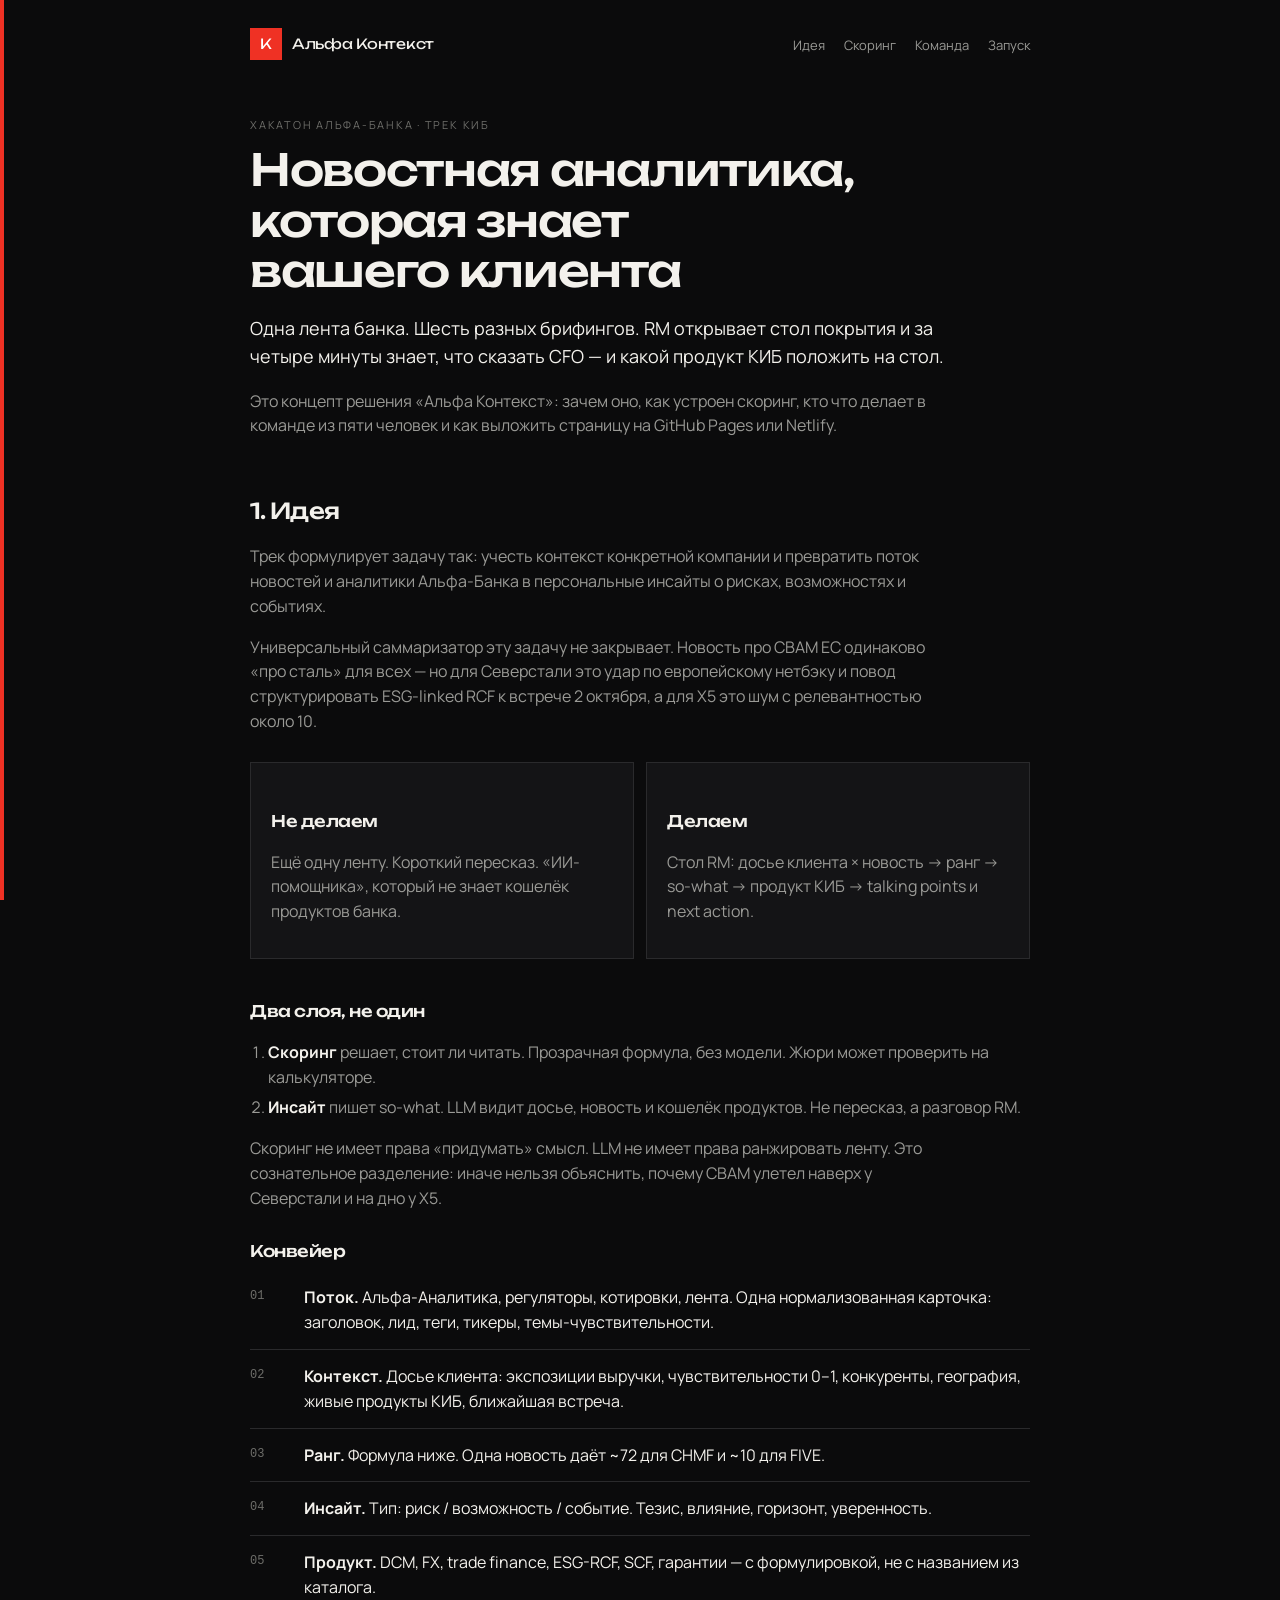
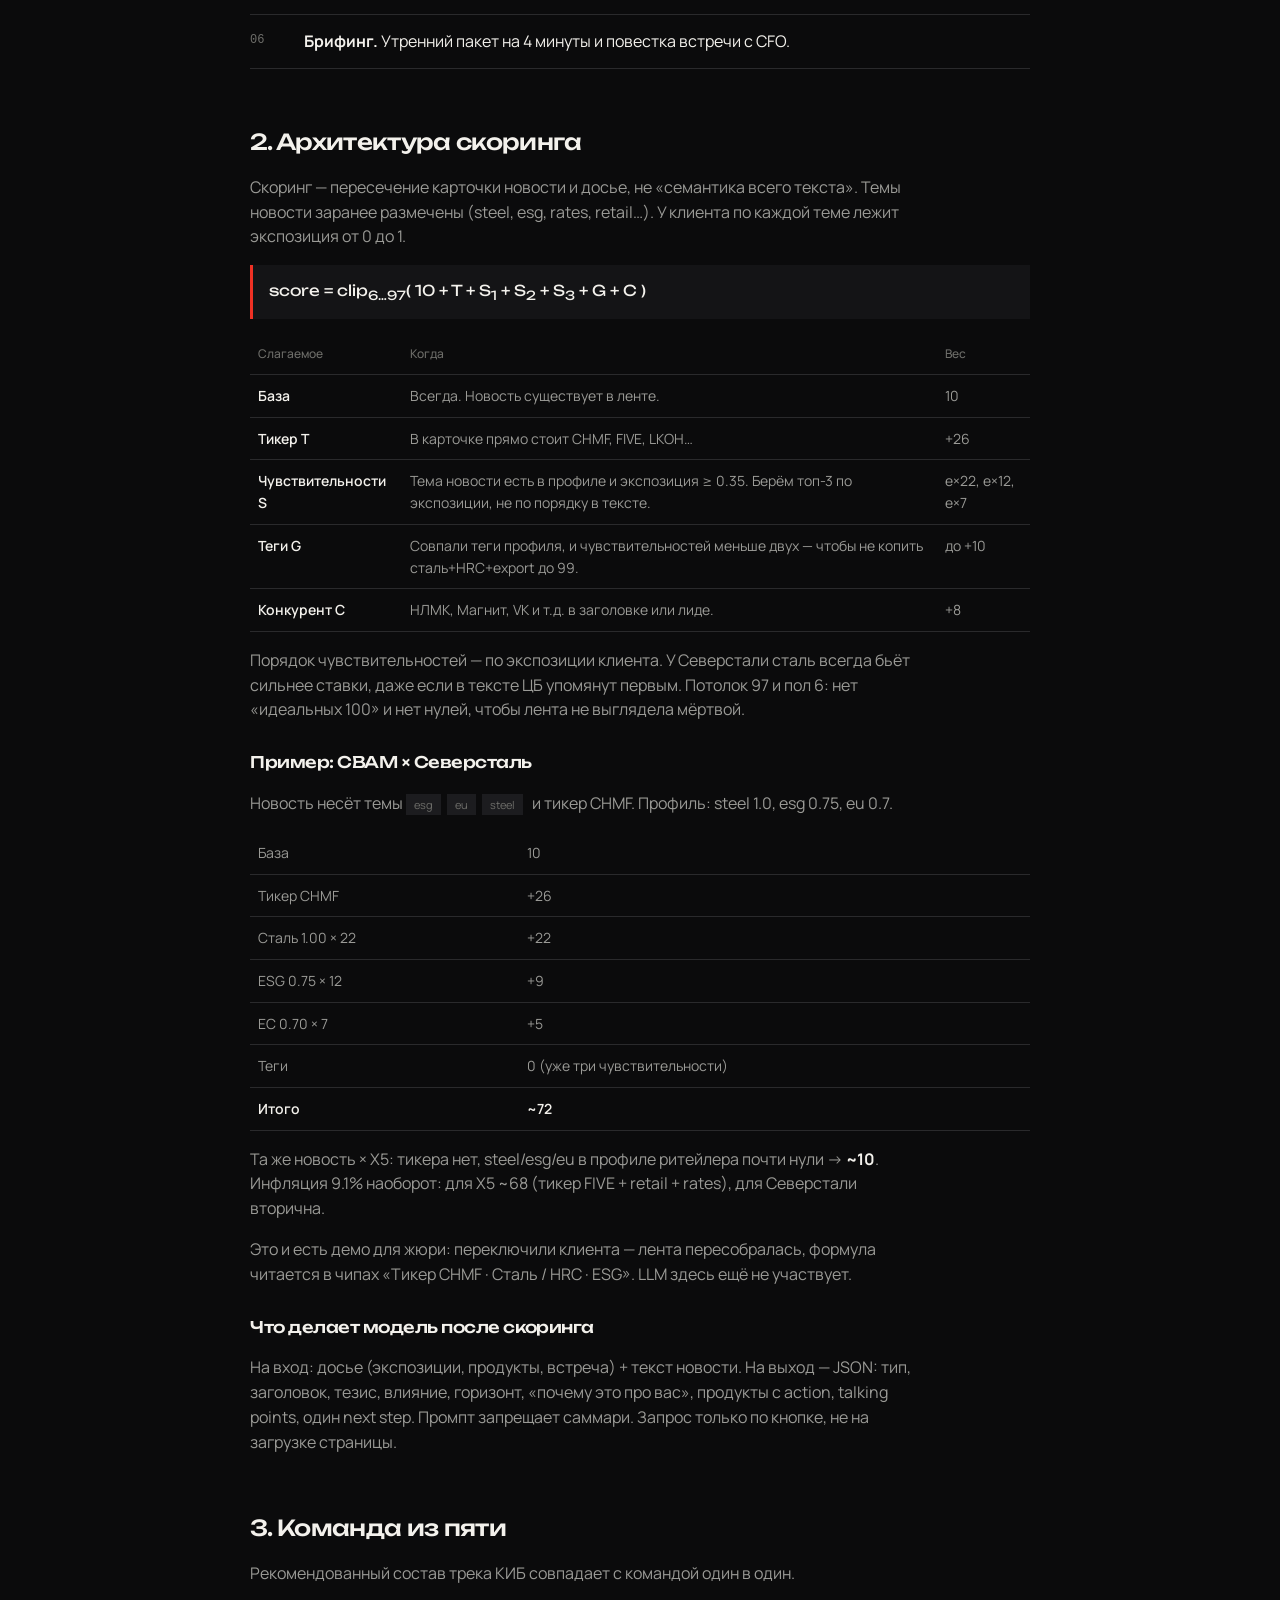
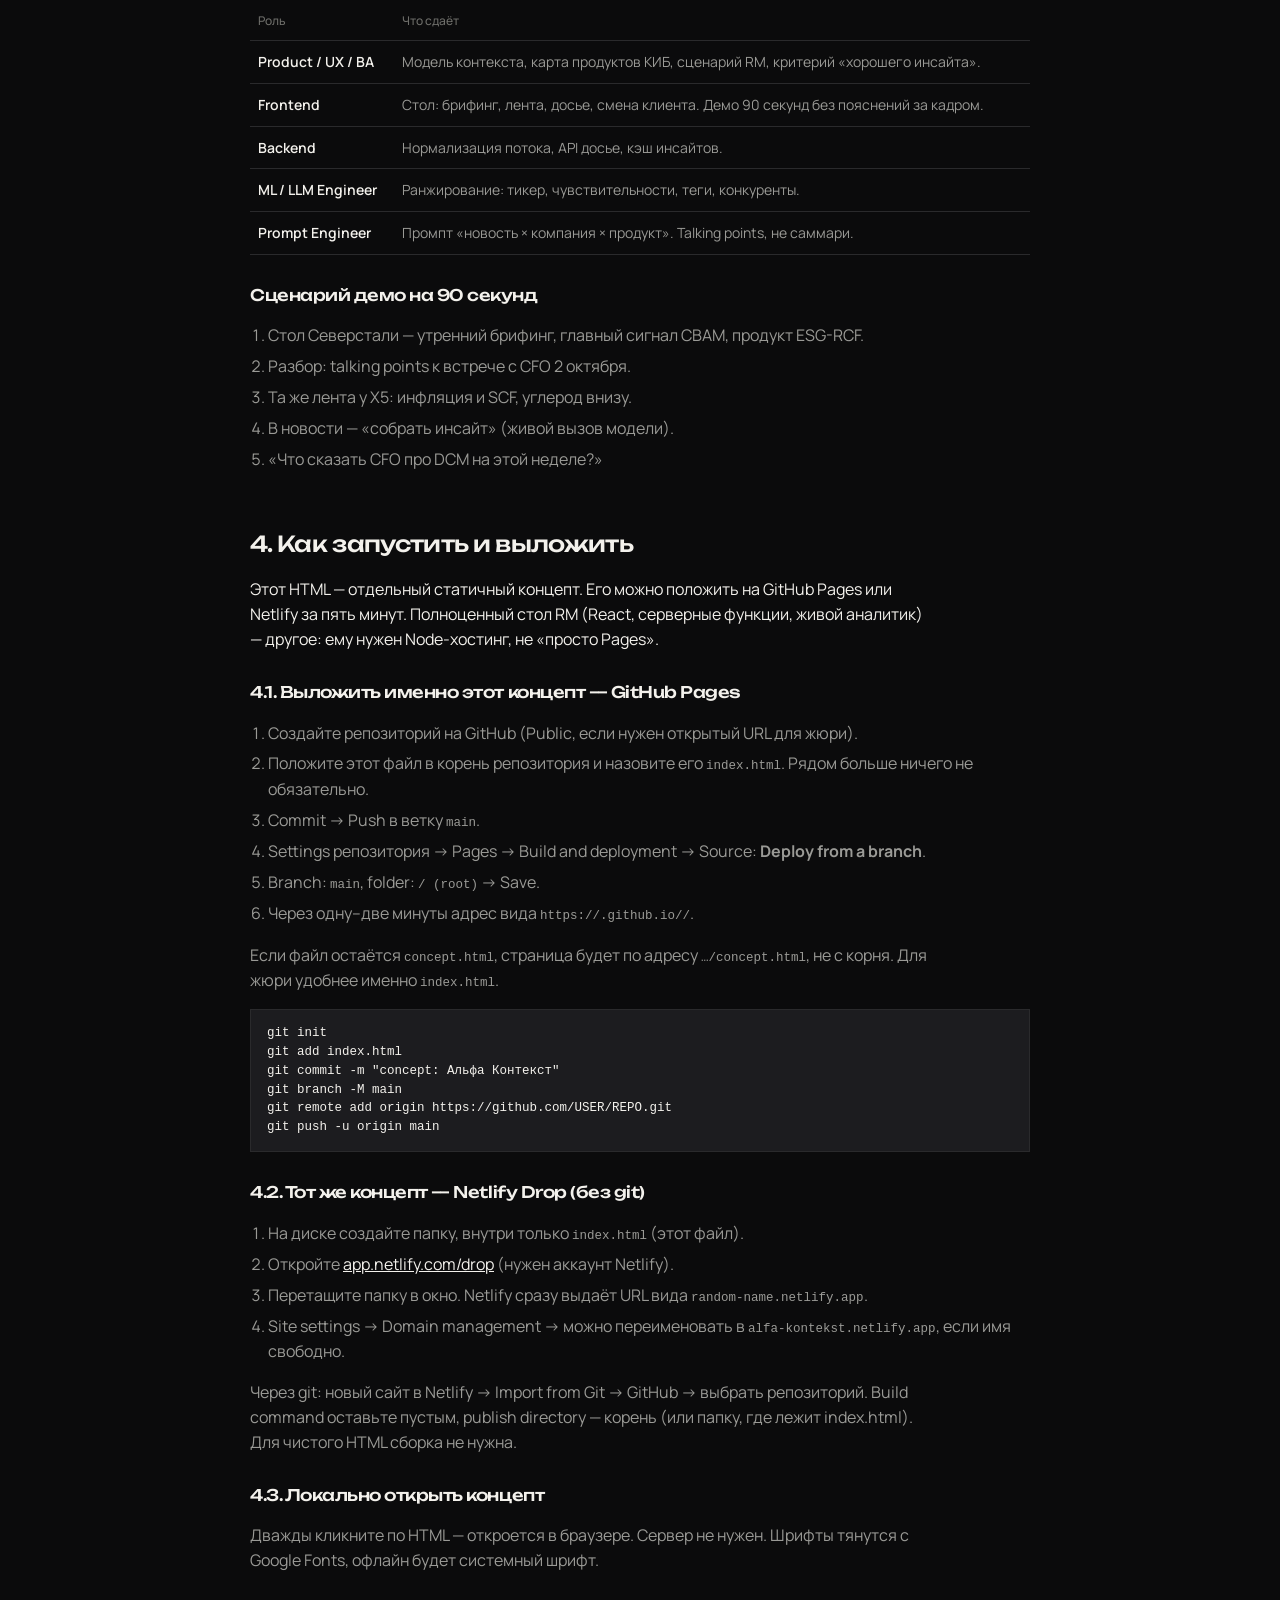
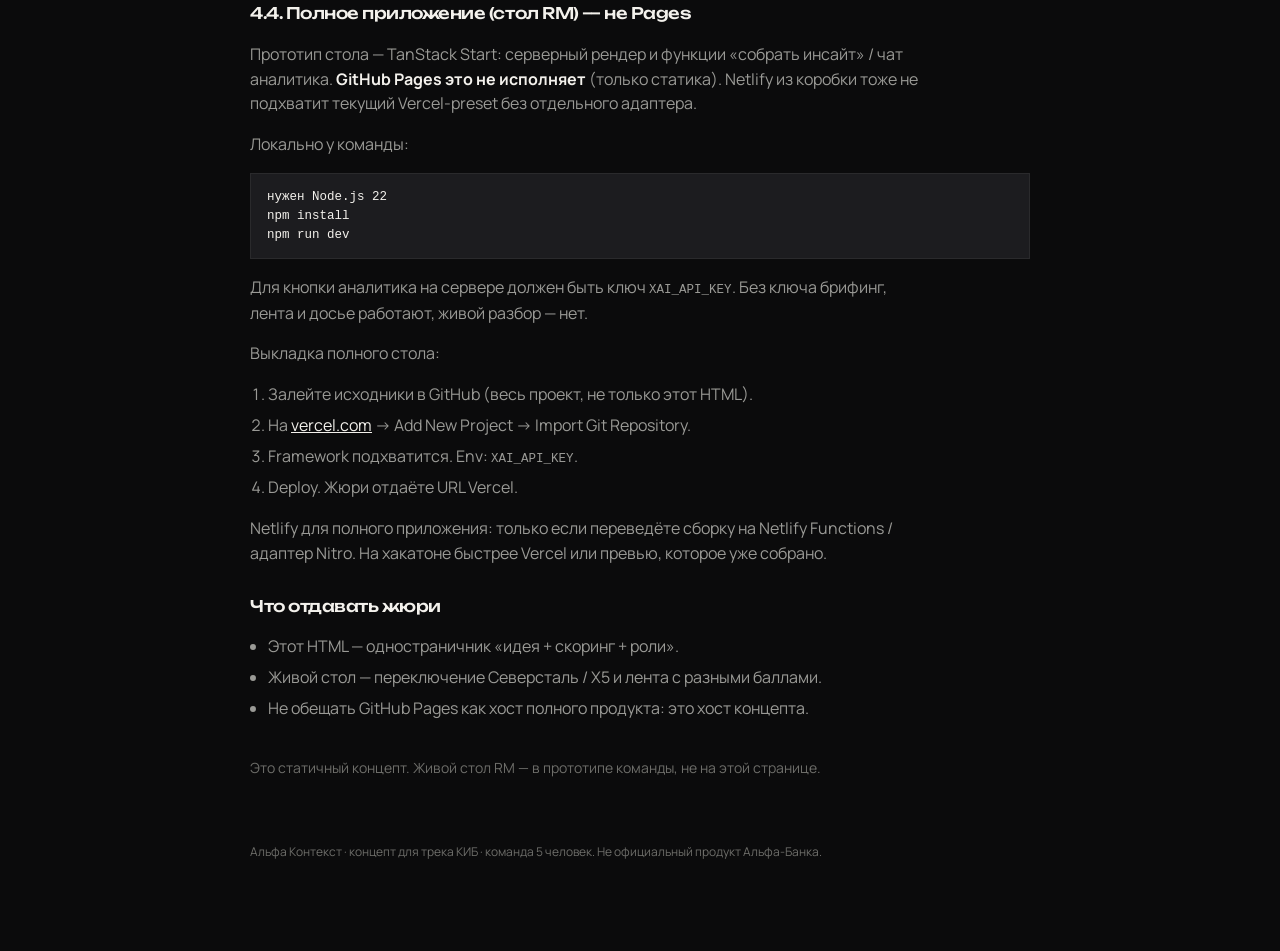
<file: artifacts/alfa-kontekst-kontsept/index.html>
<!DOCTYPE html>
<html lang="ru">
<head>
  <meta charset="utf-8" />
  <meta name="viewport" content="width=device-width, initial-scale=1" />
  <title>Альфа Контекст — концепт решения</title>
  <meta name="description" content="Персонализированная новостная аналитика для КИБ Альфа-Банка: идея, скоринг, команда, запуск." />
  <link rel="preconnect" href="https://fonts.googleapis.com" />
  <link rel="preconnect" href="https://fonts.gstatic.com" crossorigin />
  <link href="https://fonts.googleapis.com/css2?family=Manrope:wght@400;500;600;700&family=Unbounded:wght@500;600&display=swap" rel="stylesheet" />
  <style>
    :root {
      --bg: #0b0b0c;
      --surface: #141416;
      --surface-2: #1c1c1f;
      --fg: #f3f1ec;
      --muted: #9a9a96;
      --subtle: #6e6e6a;
      --border: #2a2a2c;
      --accent: #ef3124;
      --paper: #f3f1ec;
      --risk: #d45b55;
      --opp: #7d9b76;
    }
    * { box-sizing: border-box; }
    html { scroll-behavior: smooth; }
    body {
      margin: 0;
      background: var(--bg);
      color: var(--fg);
      font-family: Manrope, "Segoe UI", system-ui, sans-serif;
      line-height: 1.55;
      -webkit-font-smoothing: antialiased;
    }
    .stripe { position: fixed; inset: 0 auto 0 0; width: 4px; background: var(--accent); z-index: 50; }
    .wrap { max-width: 820px; margin: 0 auto; padding: 28px 20px 96px; }
    header.top { display: flex; align-items: center; justify-content: space-between; gap: 12px; margin-bottom: 56px; }
    .brand { display: flex; align-items: center; gap: 10px; font-family: Unbounded, Manrope, sans-serif; font-size: 14px; letter-spacing: -0.02em; }
    .mark { width: 32px; height: 32px; background: var(--accent); color: #fff; display: grid; place-items: center; font-family: Unbounded, sans-serif; font-size: 14px; }
    nav a { color: var(--muted); text-decoration: none; font-size: 13px; margin-left: 16px; }
    nav a:hover { color: var(--fg); }
    .kicker { font-size: 11px; letter-spacing: 0.16em; text-transform: uppercase; color: var(--subtle); }
    h1, h2, h3 { font-family: Unbounded, Manrope, sans-serif; font-weight: 500; letter-spacing: -0.03em; text-wrap: balance; }
    h1 { font-size: clamp(28px, 5vw, 44px); line-height: 1.15; margin: 12px 0 18px; }
    h2 { font-size: 22px; margin: 56px 0 14px; }
    h3 { font-size: 16px; margin: 28px 0 8px; }
    p { color: var(--muted); max-width: 68ch; }
    p.lead { font-size: 18px; color: var(--fg); }
    ul, ol { color: var(--muted); padding-left: 18px; }
    li { margin: 6px 0; }
    .card { background: var(--surface); border: 1px solid var(--border); padding: 18px 20px; margin: 12px 0; }
    .grid { display: grid; gap: 12px; }
    @media (min-width: 720px) { .grid.two { grid-template-columns: 1fr 1fr; } }
    table { width: 100%; border-collapse: collapse; font-size: 14px; }
    th, td { text-align: left; padding: 10px 8px; border-bottom: 1px solid var(--border); vertical-align: top; }
    th { color: var(--subtle); font-weight: 500; font-size: 12px; }
    td { color: var(--muted); }
    td strong { color: var(--fg); font-weight: 600; }
    code, .mono { font-family: ui-monospace, "SF Mono", Menlo, Consolas, monospace; font-size: 12.5px; }
    pre {
      background: var(--surface-2);
      border: 1px solid var(--border);
      padding: 14px 16px;
      overflow-x: auto;
      color: var(--fg);
      font-size: 12.5px;
      line-height: 1.5;
    }
    .formula {
      background: var(--surface);
      border-left: 3px solid var(--accent);
      padding: 14px 16px;
      font-family: Unbounded, Manrope, sans-serif;
      font-size: 15px;
      margin: 16px 0;
    }
    .steps { counter-reset: s; }
    .steps li { list-style: none; }
    .steps { padding: 0; }
    .step {
      display: grid;
      grid-template-columns: 40px 1fr;
      gap: 14px;
      padding: 14px 0;
      border-bottom: 1px solid var(--border);
    }
    .n { color: var(--subtle); font-family: ui-monospace, monospace; font-size: 12px; padding-top: 2px; }
    .tag { display: inline-block; font-size: 11px; padding: 2px 8px; background: var(--surface-2); color: var(--subtle); margin-right: 6px; }
    .warn { color: var(--fg); }
    a.btn {
      display: inline-flex; align-items: center; height: 44px; padding: 0 16px;
      background: var(--accent); color: #fff; text-decoration: none; font-size: 14px; font-weight: 600;
    }
    a.btn.ghost { background: var(--surface-2); color: var(--fg); border: 1px solid var(--border); }
    footer { margin-top: 64px; font-size: 12px; color: var(--subtle); }
    @media print {
      .stripe, nav, .noprint { display: none !important; }
      body { background: #fff; color: #111; }
      p, li, td { color: #333; }
      .card, pre, .formula { border-color: #ddd; background: #fafafa; }
    }
  </style>
</head>
<body>
  <div class="stripe"></div>
  <div class="wrap">
    <header class="top">
      <div class="brand"><span class="mark">К</span> Альфа Контекст</div>
      <nav>
        <a href="#idea">Идея</a>
        <a href="#score">Скоринг</a>
        <a href="#team">Команда</a>
        <a href="#run">Запуск</a>
      </nav>
    </header>

    <p class="kicker">Хакатон Альфа-Банка · трек КИБ</p>
    <h1>Новостная аналитика, которая знает вашего клиента</h1>
    <p class="lead">
      Одна лента банка. Шесть разных брифингов. RM открывает стол покрытия и за четыре минуты
      знает, что сказать CFO — и какой продукт КИБ положить на стол.
    </p>
    <p>
      Это концепт решения «Альфа Контекст»: зачем оно, как устроен скоринг, кто что делает
      в команде из пяти человек и как выложить страницу на GitHub Pages или Netlify.
    </p>

    <h2 id="idea">1. Идея</h2>
    <p>
      Трек формулирует задачу так: учесть контекст конкретной компании и превратить поток
      новостей и аналитики Альфа-Банка в персональные инсайты о рисках, возможностях и событиях.
    </p>
    <p>
      Универсальный саммаризатор эту задачу не закрывает. Новость про CBAM ЕС одинаково «про сталь»
      для всех — но для Северстали это удар по европейскому нетбэку и повод структурировать ESG-linked RCF
      к встрече 2 октября, а для X5 это шум с релевантностью около 10.
    </p>
    <div class="grid two">
      <div class="card">
        <h3>Не делаем</h3>
        <p>Ещё одну ленту. Короткий пересказ. «ИИ-помощника», который не знает кошелёк продуктов банка.</p>
      </div>
      <div class="card">
        <h3>Делаем</h3>
        <p>Стол RM: досье клиента × новость → ранг → so-what → продукт КИБ → talking points и next action.</p>
      </div>
    </div>

    <h3>Два слоя, не один</h3>
    <ol>
      <li><strong style="color:var(--fg)">Скоринг</strong> решает, стоит ли читать. Прозрачная формула, без модели. Жюри может проверить на калькуляторе.</li>
      <li><strong style="color:var(--fg)">Инсайт</strong> пишет so-what. LLM видит досье, новость и кошелёк продуктов. Не пересказ, а разговор RM.</li>
    </ol>
    <p>
      Скоринг не имеет права «придумать» смысл. LLM не имеет права ранжировать ленту. Это сознательное
      разделение: иначе нельзя объяснить, почему CBAM улетел наверх у Северстали и на дно у X5.
    </p>

    <h3>Конвейер</h3>
    <div class="steps">
      <div class="step"><span class="n">01</span><div><strong style="color:var(--fg)">Поток.</strong> Альфа-Аналитика, регуляторы, котировки, лента. Одна нормализованная карточка: заголовок, лид, теги, тикеры, темы-чувствительности.</div></div>
      <div class="step"><span class="n">02</span><div><strong style="color:var(--fg)">Контекст.</strong> Досье клиента: экспозиции выручки, чувствительности 0–1, конкуренты, география, живые продукты КИБ, ближайшая встреча.</div></div>
      <div class="step"><span class="n">03</span><div><strong style="color:var(--fg)">Ранг.</strong> Формула ниже. Одна новость даёт ~72 для CHMF и ~10 для FIVE.</div></div>
      <div class="step"><span class="n">04</span><div><strong style="color:var(--fg)">Инсайт.</strong> Тип: риск / возможность / событие. Тезис, влияние, горизонт, уверенность.</div></div>
      <div class="step"><span class="n">05</span><div><strong style="color:var(--fg)">Продукт.</strong> DCM, FX, trade finance, ESG-RCF, SCF, гарантии — с формулировкой, не с названием из каталога.</div></div>
      <div class="step"><span class="n">06</span><div><strong style="color:var(--fg)">Брифинг.</strong> Утренний пакет на 4 минуты и повестка встречи с CFO.</div></div>
    </div>

    <h2 id="score">2. Архитектура скоринга</h2>
    <p>
      Скоринг — пересечение карточки новости и досье, не «семантика всего текста». Темы новости заранее
      размечены (steel, esg, rates, retail…). У клиента по каждой теме лежит экспозиция от 0 до 1.
    </p>
    <div class="formula">
      score = clip<sub>6…97</sub>( 10 + T + S<sub>1</sub> + S<sub>2</sub> + S<sub>3</sub> + G + C )
    </div>
    <table>
      <thead>
        <tr><th>Слагаемое</th><th>Когда</th><th>Вес</th></tr>
      </thead>
      <tbody>
        <tr><td><strong>База</strong></td><td>Всегда. Новость существует в ленте.</td><td>10</td></tr>
        <tr><td><strong>Тикер T</strong></td><td>В карточке прямо стоит CHMF, FIVE, LKOH…</td><td>+26</td></tr>
        <tr><td><strong>Чувствительности S</strong></td><td>Тема новости есть в профиле и экспозиция ≥ 0.35. Берём топ-3 по экспозиции, не по порядку в тексте.</td><td>e×22, e×12, e×7</td></tr>
        <tr><td><strong>Теги G</strong></td><td>Совпали теги профиля, и чувствительностей меньше двух — чтобы не копить сталь+HRC+export до 99.</td><td>до +10</td></tr>
        <tr><td><strong>Конкурент C</strong></td><td>НЛМК, Магнит, VK и т.д. в заголовке или лиде.</td><td>+8</td></tr>
      </tbody>
    </table>
    <p>
      Порядок чувствительностей — по экспозиции клиента. У Северстали сталь всегда бьёт сильнее ставки,
      даже если в тексте ЦБ упомянут первым. Потолок 97 и пол 6: нет «идеальных 100» и нет нулей,
      чтобы лента не выглядела мёртвой.
    </p>

    <h3>Пример: CBAM × Северсталь</h3>
    <p>Новость несёт темы <span class="tag">esg</span><span class="tag">eu</span><span class="tag">steel</span> и тикер CHMF. Профиль: steel 1.0, esg 0.75, eu 0.7.</p>
    <table>
      <tbody>
        <tr><td>База</td><td>10</td></tr>
        <tr><td>Тикер CHMF</td><td>+26</td></tr>
        <tr><td>Сталь 1.00 × 22</td><td>+22</td></tr>
        <tr><td>ESG 0.75 × 12</td><td>+9</td></tr>
        <tr><td>ЕС 0.70 × 7</td><td>+5</td></tr>
        <tr><td>Теги</td><td>0 (уже три чувствительности)</td></tr>
        <tr><td><strong>Итого</strong></td><td><strong>~72</strong></td></tr>
      </tbody>
    </table>
    <p>
      Та же новость × X5: тикера нет, steel/esg/eu в профиле ритейлера почти нули → <strong style="color:var(--fg)">~10</strong>.
      Инфляция 9.1% наоборот: для X5 ~68 (тикер FIVE + retail + rates), для Северстали вторична.
    </p>
    <p>
      Это и есть демо для жюри: переключили клиента — лента пересобралась, формула читается в чипах
      «Тикер CHMF · Сталь / HRC · ESG». LLM здесь ещё не участвует.
    </p>

    <h3>Что делает модель после скоринга</h3>
    <p>
      На вход: досье (экспозиции, продукты, встреча) + текст новости. На выход — JSON: тип, заголовок,
      тезис, влияние, горизонт, «почему это про вас», продукты с action, talking points, один next step.
      Промпт запрещает саммари. Запрос только по кнопке, не на загрузке страницы.
    </p>

    <h2 id="team">3. Команда из пяти</h2>
    <p>Рекомендованный состав трека КИБ совпадает с командой один в один.</p>
    <table>
      <thead><tr><th>Роль</th><th>Что сдаёт</th></tr></thead>
      <tbody>
        <tr><td><strong>Product / UX / BA</strong></td><td>Модель контекста, карта продуктов КИБ, сценарий RM, критерий «хорошего инсайта».</td></tr>
        <tr><td><strong>Frontend</strong></td><td>Стол: брифинг, лента, досье, смена клиента. Демо 90 секунд без пояснений за кадром.</td></tr>
        <tr><td><strong>Backend</strong></td><td>Нормализация потока, API досье, кэш инсайтов.</td></tr>
        <tr><td><strong>ML / LLM Engineer</strong></td><td>Ранжирование: тикер, чувствительности, теги, конкуренты.</td></tr>
        <tr><td><strong>Prompt Engineer</strong></td><td>Промпт «новость × компания × продукт». Talking points, не саммари.</td></tr>
      </tbody>
    </table>

    <h3>Сценарий демо на 90 секунд</h3>
    <ol>
      <li>Стол Северстали — утренний брифинг, главный сигнал CBAM, продукт ESG-RCF.</li>
      <li>Разбор: talking points к встрече с CFO 2 октября.</li>
      <li>Та же лента у X5: инфляция и SCF, углерод внизу.</li>
      <li>В новости — «собрать инсайт» (живой вызов модели).</li>
      <li>«Что сказать CFO про DCM на этой неделе?»</li>
    </ol>

    <h2 id="run">4. Как запустить и выложить</h2>
    <p class="warn">
      Этот HTML — отдельный статичный концепт. Его можно положить на GitHub Pages или Netlify за пять минут.
      Полноценный стол RM (React, серверные функции, живой аналитик) — другое: ему нужен Node-хостинг, не «просто Pages».
    </p>

    <h3>4.1. Выложить именно этот концепт — GitHub Pages</h3>
    <ol>
      <li>Создайте репозиторий на GitHub (Public, если нужен открытый URL для жюри).</li>
      <li>Положите этот файл в корень репозитория и назовите его <code>index.html</code>. Рядом больше ничего не обязательно.</li>
      <li>Commit → Push в ветку <code>main</code>.</li>
      <li>Settings репозитория → Pages → Build and deployment → Source: <strong>Deploy from a branch</strong>.</li>
      <li>Branch: <code>main</code>, folder: <code>/ (root)</code> → Save.</li>
      <li>Через одну–две минуты адрес вида <code>https://<user>.github.io/<repo>/</code>.</li>
    </ol>
    <p>Если файл остаётся <code>concept.html</code>, страница будет по адресу <code>…/concept.html</code>, не с корня. Для жюри удобнее именно <code>index.html</code>.</p>
    <pre>git init
git add index.html
git commit -m "concept: Альфа Контекст"
git branch -M main
git remote add origin https://github.com/USER/REPO.git
git push -u origin main</pre>

    <h3>4.2. Тот же концепт — Netlify Drop (без git)</h3>
    <ol>
      <li>На диске создайте папку, внутри только <code>index.html</code> (этот файл).</li>
      <li>Откройте <a href="https://app.netlify.com/drop" style="color:var(--fg)">app.netlify.com/drop</a> (нужен аккаунт Netlify).</li>
      <li>Перетащите папку в окно. Netlify сразу выдаёт URL вида <code>random-name.netlify.app</code>.</li>
      <li>Site settings → Domain management → можно переименовать в <code>alfa-kontekst.netlify.app</code>, если имя свободно.</li>
    </ol>
    <p>
      Через git: новый сайт в Netlify → Import from Git → GitHub → выбрать репозиторий.
      Build command оставьте пустым, publish directory — корень (или папку, где лежит index.html).
      Для чистого HTML сборка не нужна.
    </p>

    <h3>4.3. Локально открыть концепт</h3>
    <p>Дважды кликните по HTML — откроется в браузере. Сервер не нужен. Шрифты тянутся с Google Fonts, офлайн будет системный шрифт.</p>

    <h3>4.4. Полное приложение (стол RM) — не Pages</h3>
    <p>
      Прототип стола — TanStack Start: серверный рендер и функции «собрать инсайт» / чат аналитика.
      <strong style="color:var(--fg)">GitHub Pages это не исполняет</strong> (только статика).
      Netlify из коробки тоже не подхватит текущий Vercel-preset без отдельного адаптера.
    </p>
    <p>Локально у команды:</p>
    <pre>нужен Node.js 22
npm install
npm run dev</pre>
    <p>
      Для кнопки аналитика на сервере должен быть ключ <code>XAI_API_KEY</code>. Без ключа брифинг, лента и досье
      работают, живой разбор — нет.
    </p>
    <p>Выкладка полного стола:</p>
    <ol>
      <li>Залейте исходники в GitHub (весь проект, не только этот HTML).</li>
      <li>На <a href="https://vercel.com" style="color:var(--fg)">vercel.com</a> → Add New Project → Import Git Repository.</li>
      <li>Framework подхватится. Env: <code>XAI_API_KEY</code>.</li>
      <li>Deploy. Жюри отдаёте URL Vercel.</li>
    </ol>
    <p>
      Netlify для полного приложения: только если переведёте сборку на Netlify Functions / адаптер Nitro.
      На хакатоне быстрее Vercel или превью, которое уже собрано.
    </p>

    <h3>Что отдавать жюри</h3>
    <ul>
      <li>Этот HTML — одностраничник «идея + скоринг + роли».</li>
      <li>Живой стол — переключение Северсталь / X5 и лента с разными баллами.</li>
      <li>Не обещать GitHub Pages как хост полного продукта: это хост концепта.</li>
    </ul>

    <p class="noprint" style="margin-top:36px;color:var(--subtle);font-size:14px">
      Это статичный концепт. Живой стол RM — в прототипе команды, не на этой странице.
    </p>

    <footer>
      Альфа Контекст · концепт для трека КИБ · команда 5 человек. Не официальный продукт Альфа-Банка.
    </footer>
  </div>
</body>
</html>
</file>
